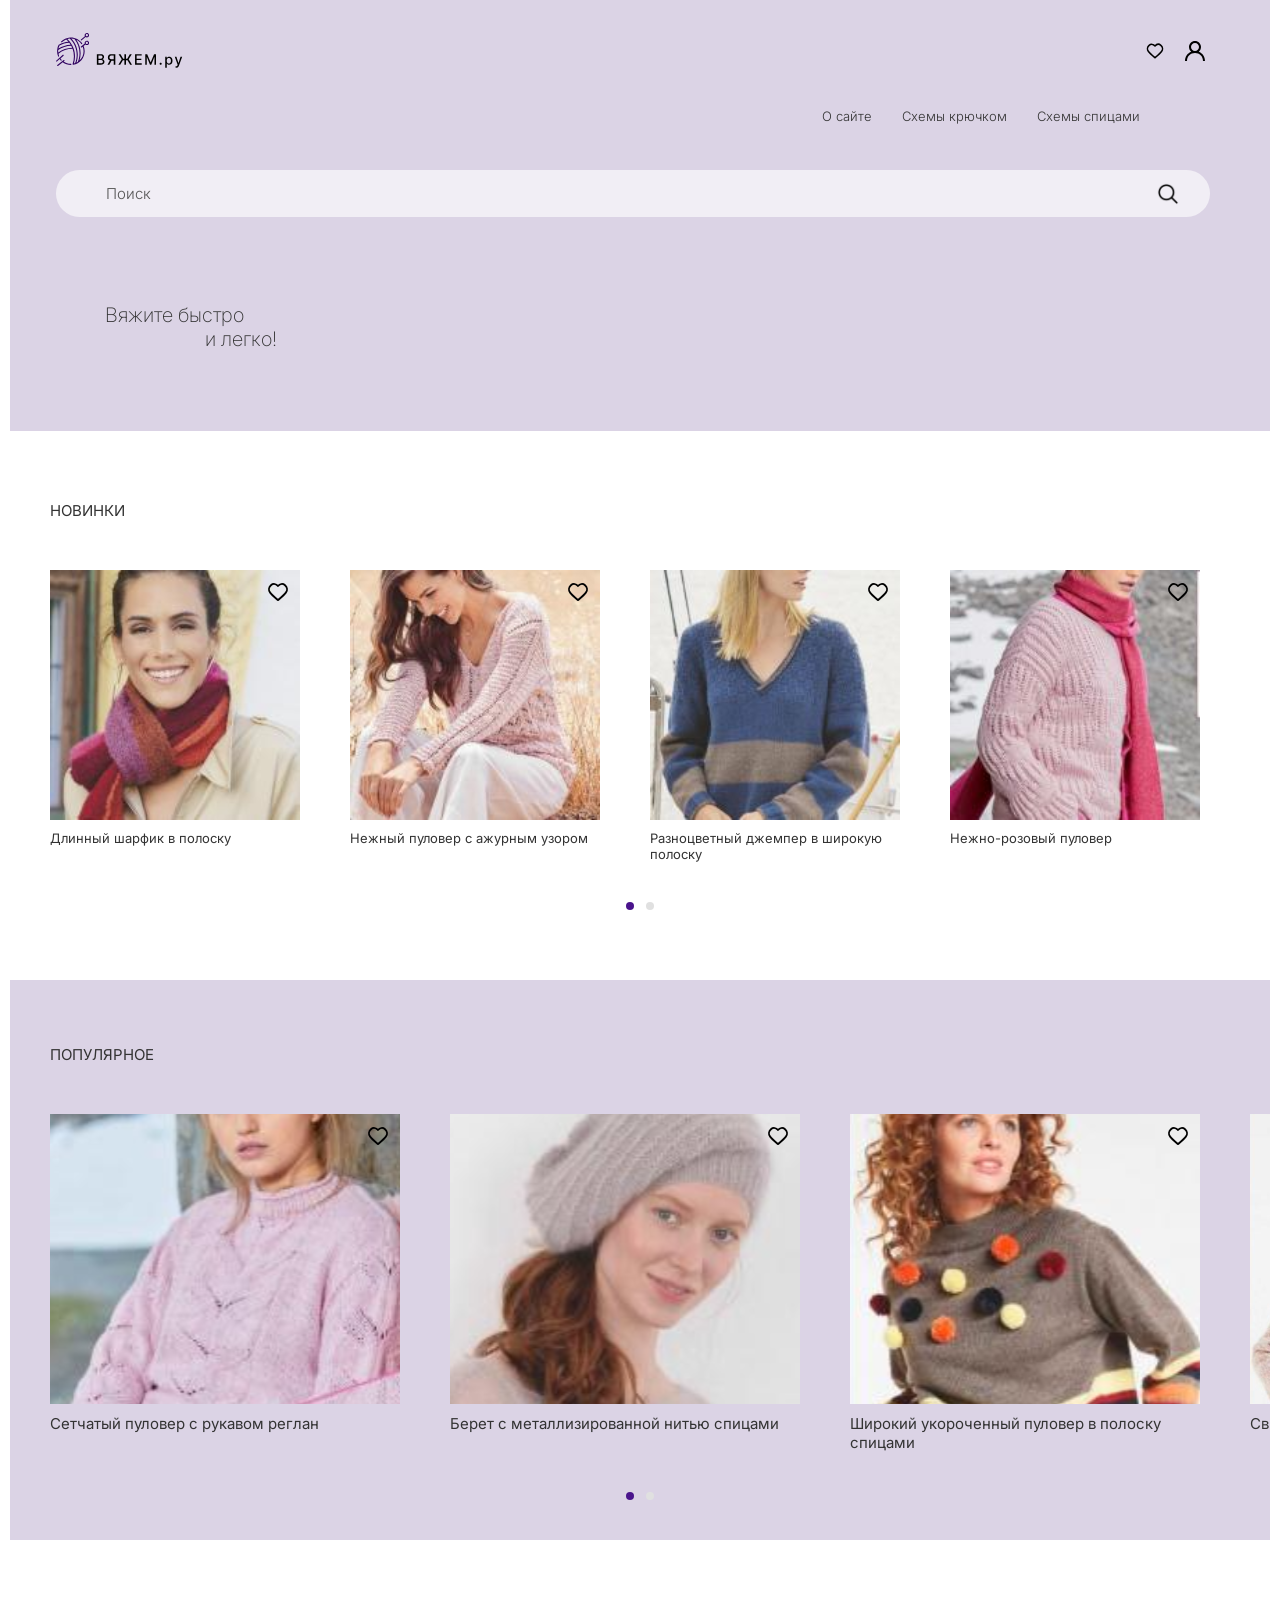
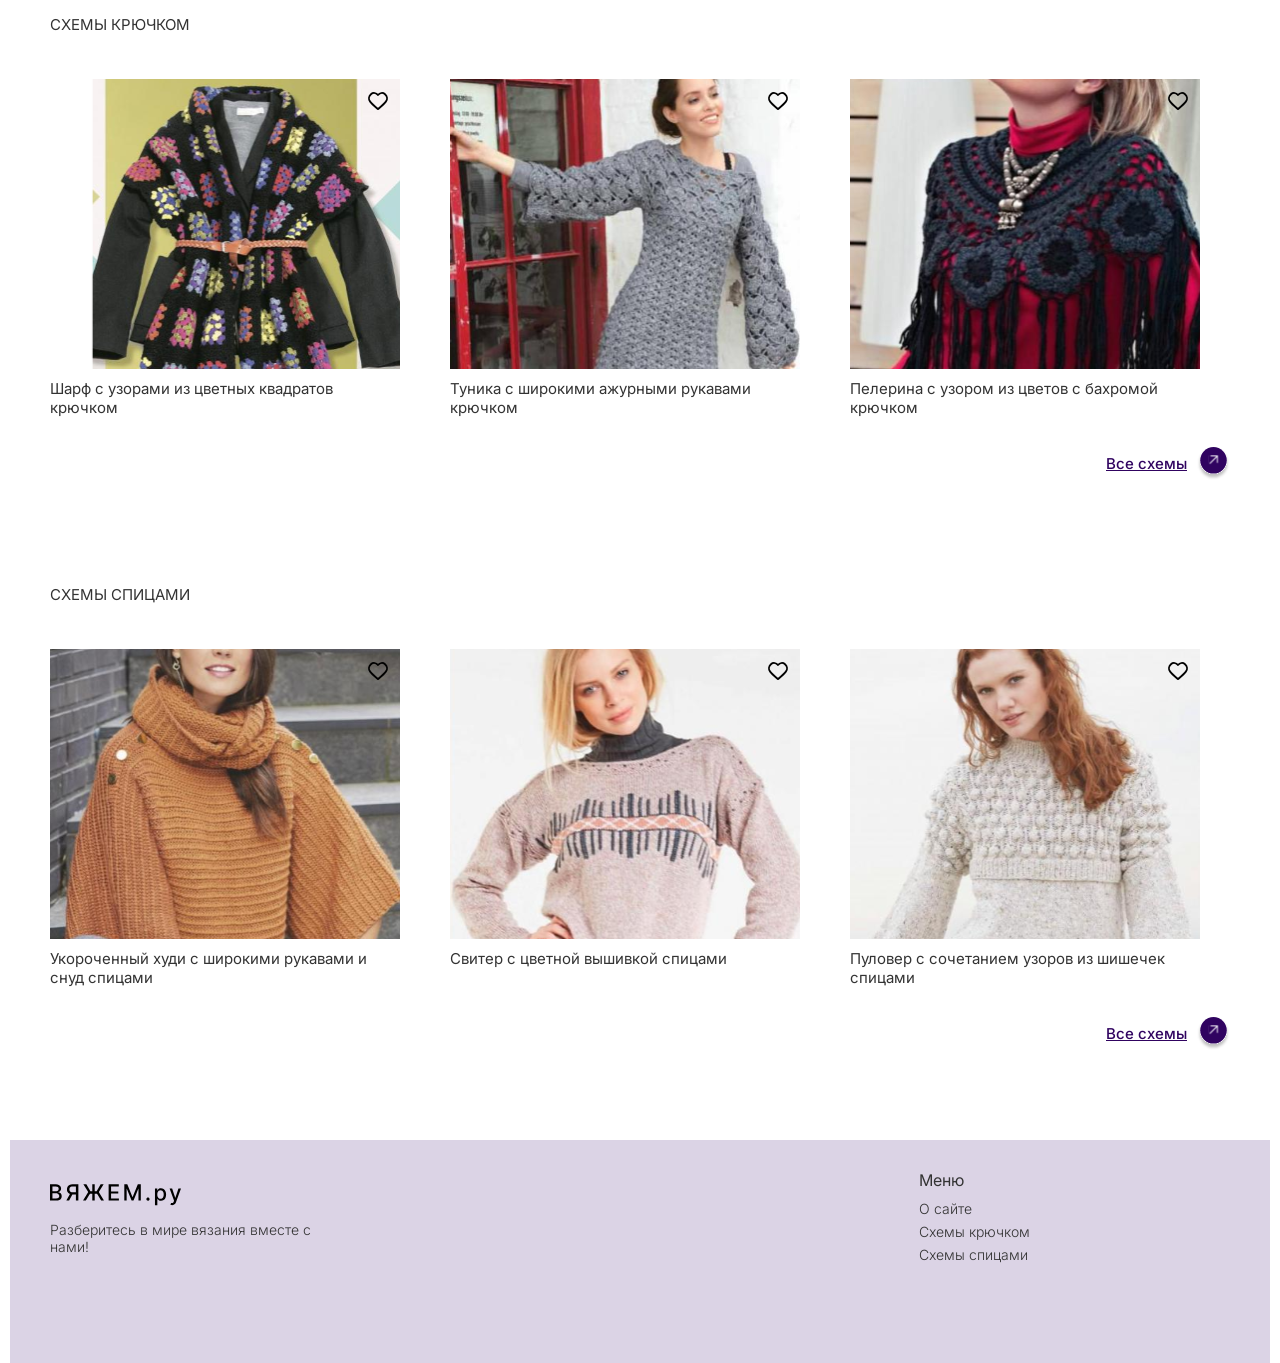
<file: index.html>
<!DOCTYPE html>
<html lang="en">
<head>
    <meta charset="UTF-8">
    <meta name="viewport" content="width=device-width, initial-scale=1.0">
    <title>Vyazhi.ru</title>
    <link href="https://fonts.googleapis.com/css2?family=Inter:wght@200;300;400&display=swap" rel="stylesheet">
    <link rel="stylesheet" href="style.css">
</head>

<body> 
    <header class="head-with-logo">
        <div class="headerTop">
            <a href="#" class="headerLogo">
                <img src="img/iconMain.svg" alt="Логотип">
            </a>
            <div class="headerIcons">
                <a href="favorites.html" class="headerIIcon">
                    <img src="img/favorites.svg" alt="Избранное">
                </a>
                <a href="profile.html" class="headerIIcon">
                    <img src="img/profile.svg" alt="Профиль">
                </a>
            </div>
        </div>

        <nav class="headerNav">
            <a href="about.html">О сайте</a>
            <a href="schemes-crochet.html">Схемы крючком</a>
            <a href="schemes-spoke.html">Схемы спицами</a>
        </nav>

        <div class="headerSearchRow">
            <div class="headerSearchBox">Поиск</div>
            <button class="headerSearchBtn" aria-label="Найти">
                <img src="img/search.svg" alt="Поиск">
            </button>
        </div>

    </header>
    <section class="hero-banner">
        <p class="hero-banner-text">Вяжите быстро
                    и легко!</p>
    </section>
    <h2 class="novinki">НОВИНКИ</h2>

    <section class="cards-section">

        <div class="cards-track">

            <a href="card.html" class="card">
                <div class="card-image-wrap">
                    <img src="img/photo1.svg" alt="photo1" class="card-image">
                    <img src="img/favorites.svg" alt="В избранное" class="card-heart">
                </div>
                <p class="card-text">Длинный шарфик в полоску</p>
            </a>

            <a href="card.html" class="card">
                <div class="card-image-wrap">
                    <img src="img/photo2.svg" alt="photo2" class="card-image">
                    <img src="img/favorites.svg" alt="В избранное" class="card-heart">
                </div>
                <p class="card-text">Нежный пуловер с ажурным узором</p>
            </a>

            <a href="card.html" class="card">
                <div class="card-image-wrap">
                    <img src="img/photo3.svg" alt="photo3" class="card-image">
                    <img src="img/favorites.svg" alt="В избранное" class="card-heart">
                </div>
                <p class="card-text">Разноцветный джемпер в широкую полоску</p>
            </a>

            <a href="card.html" class="card">
                <div class="card-image-wrap">
                    <img src="img/photo4.svg" alt="photo4" class="card-image">
                    <img src="img/favorites.svg" alt="В избранное" class="card-heart">
                </div>
                <p class="card-text">Нежно-розовый пуловер</p>
            </a>

            <a href="card.html" class="card">
                <div class="card-image-wrap">
                    <img src="img/photo5.svg" alt="photo5" class="card-image">
                    <img src="img/favorites.svg" alt="В избранное" class="card-heart">
                </div>
                <p class="card-text">Фиолетовое пончо и воротник-хомут спицами</p>
            </a>

        </div>

        <div class="dots">
            <a href="#card1" class="dot dot-active" aria-label="Страница 1"></a>
            <a href="#card5" class="dot" aria-label="Страница 2"></a>
        </div>

    </section>

    <section class="pop-section">
        <h2 class="pop-title">ПОПУЛЯРНОЕ</h2>
        <div class="pop-track">
            <a href="card.html" class="card">
                <div class="pop-image-wrap">
                    <img src="img/pop-photo1.svg" alt="pop-photo1" class="pop-image">
                    <img src="img/favorites.svg" alt="В избранное" class="pop-heart">
                </div>
                <p class="pop-text">Сетчатый пуловер с рукавом реглан</p>
            </a>
            <a href="card.html" class="card">
                <div class="pop-image-wrap">
                    <img src="img/pop-photo2.svg" alt="pop-photo2" class="pop-image">
                    <img src="img/favorites.svg" alt="В избранное" class="pop-heart">
                </div>
                <p class="pop-text">Берет с металлизированной нитью спицами</p>
            </a>
            <a href="card.html" class="card">
                <div class="pop-image-wrap">
                    <img src="img/pop-photo3.svg" alt="pop-photo3" class="pop-image">
                    <img src="img/favorites.svg" alt="В избранное" class="pop-heart">
                </div>
                <p class="pop-text">Широкий укороченный пуловер в полоску спицами</p>
            </a>
            <a href="card.html" class="card">
                <div class="pop-image-wrap">
                    <img src="img/pop-photo4.svg" alt="pop-photo4" class="pop-image">
                    <img src="img/favorites.svg" alt="В избранное" class="pop-heart">
                </div>
                <p class="pop-text">Свитер с цветной вышивкой спицами</p>
            </a>
    </div>

    <div class="pop-dots">
        <a href="#pop-card1" class="pop-dot pop-dot-active" aria-label="Страница 1"></a>
        <a href="#pop-card4" class="pop-dot" aria-label="Страница 2"></a>
    </div>
    </section>
    <section class="schemes-section">
        <h2 class="schemes-title">СХЕМЫ КРЮЧКОМ</h2>
        <div class="schemes-wrap">
            <div class="schemes-cards">

                <a href="card.html" class="scheme-card">
                    <div class="scheme-image-wrap">
                        <img src="img/sc-photo1.svg" alt="sc-photo1" class="scheme-image">
                        <img src="img/favorites.svg" alt="В избранное" class="scheme-heart">
                    </div>
                    <p class="scheme-text">Шарф с узорами из цветных квадратов крючком</p>
                </a>

                <a href="card.html" class="scheme-card">
                    <div class="scheme-image-wrap">
                        <img src="img/sc-photo2.svg" alt="sc-photo2" class="scheme-image">
                        <img src="img/favorites.svg" alt="В избранное" class="scheme-heart">
                    </div>
                    <p class="scheme-text">Туника с широкими ажурными рукавами крючком</p>
                </a>

                <a href="card.html" class="scheme-card">
                    <div class="scheme-image-wrap">
                        <img src="img/sc-photo3.svg" alt="sc-photo3" class="scheme-image">
                        <img src="img/favorites.svg" alt="В избранное" class="scheme-heart">
                    </div>
                    <p class="scheme-text">Пелерина с узором из цветов с бахромой крючком</p>
                </a>
                <a href="card.html" class="scheme-card scheme-card-hidden">
                    <div class="scheme-image-wrap">
                        <img src="img/sc-photo4.svg" alt="sc-photo4" class="scheme-image">
                        <img src="img/favorites.svg" alt="В избранное" class="scheme-heart">
                    </div>
                    <p class="scheme-text">Нежно-розовый пуловер</p>
                </a>

            </div>

            <a href="schemes-crochet.html" class="schemes-all">
                <span class="schemes-all-text">Все схемы</span>
                <img src="img/arrow.svg" alt="Стрелка" class="schemes-all-arrow">
            </a>
        </div>

    </section>

    <section class="schemes-section">

        <h2 class="schemes-title">СХЕМЫ СПИЦАМИ</h2>

        <div class="schemes-wrap">
            <div class="schemes-cards">

                <a href="card.html" class="scheme-card">
                    <div class="scheme-image-wrap">
                        <img src="img/spoke-img1.svg" alt="spoke-img1" class="scheme-image">
                        <img src="img/favorites.svg" alt="В избранное" class="scheme-heart">
                    </div>
                    <p class="scheme-text">Укороченный худи с широкими рукавами и снуд спицами</p>
                </a>

                <a href="card.html" class="scheme-card">
                    <div class="scheme-image-wrap">
                        <img src="img/spoke-img2.svg" alt="spoke-img2" class="scheme-image">
                        <img src="img/favorites.svg" alt="В избранное" class="scheme-heart">
                    </div>
                    <p class="scheme-text">Свитер с цветной вышивкой спицами</p>
                </a>

                <a href="card.html" class="scheme-card">
                    <div class="scheme-image-wrap">
                        <img src="img/spoke-img3.svg" alt="spoke-img3" class="scheme-image">
                        <img src="img/favorites.svg" alt="В избранное" class="scheme-heart">
                    </div>
                    <p class="scheme-text">Пуловер с сочетанием узоров из шишечек спицами</p>
                </a>
                <a href="card.html" class="scheme-card scheme-card-hidden">
                    <div class="scheme-image-wrap">
                        <img src="img/spoke-img4.svg" alt="spoke-img4" class="scheme-image">
                        <img src="img/favorites.svg" alt="В избранное" class="scheme-heart">
                    </div>
                    <p class="scheme-text">Нежный пуловер с ажурным узором</p>
                </a>

            </div>

            <a href="schemes-spoke.html" class="schemes-all">
                <span class="schemes-all-text">Все схемы</span>
                <img src="img/arrow.svg" alt="Стрелка" class="schemes-all-arrow">
            </a>
        </div>

    </section>

    <footer class="footer">
        <div class="footer-left">
            <img src="img/icon-footer.svg" alt="Иконка" class="footer-icon">
            <p class="footer-text">Разберитесь в мире вязания вместе с нами!</p>
        </div>

        <div class="footer-right">
            <p class="footer-menu-title">Меню</p>
            <nav class="footer-menu">
                <a href="about.html">О сайте</a>
                <a href="schemes-crochet.html">Схемы крючком</a>
                <a href="schemes-spoke.html">Схемы спицами</a>
            </nav>
        </div>
    </footer>
</body>
</html>
</file>
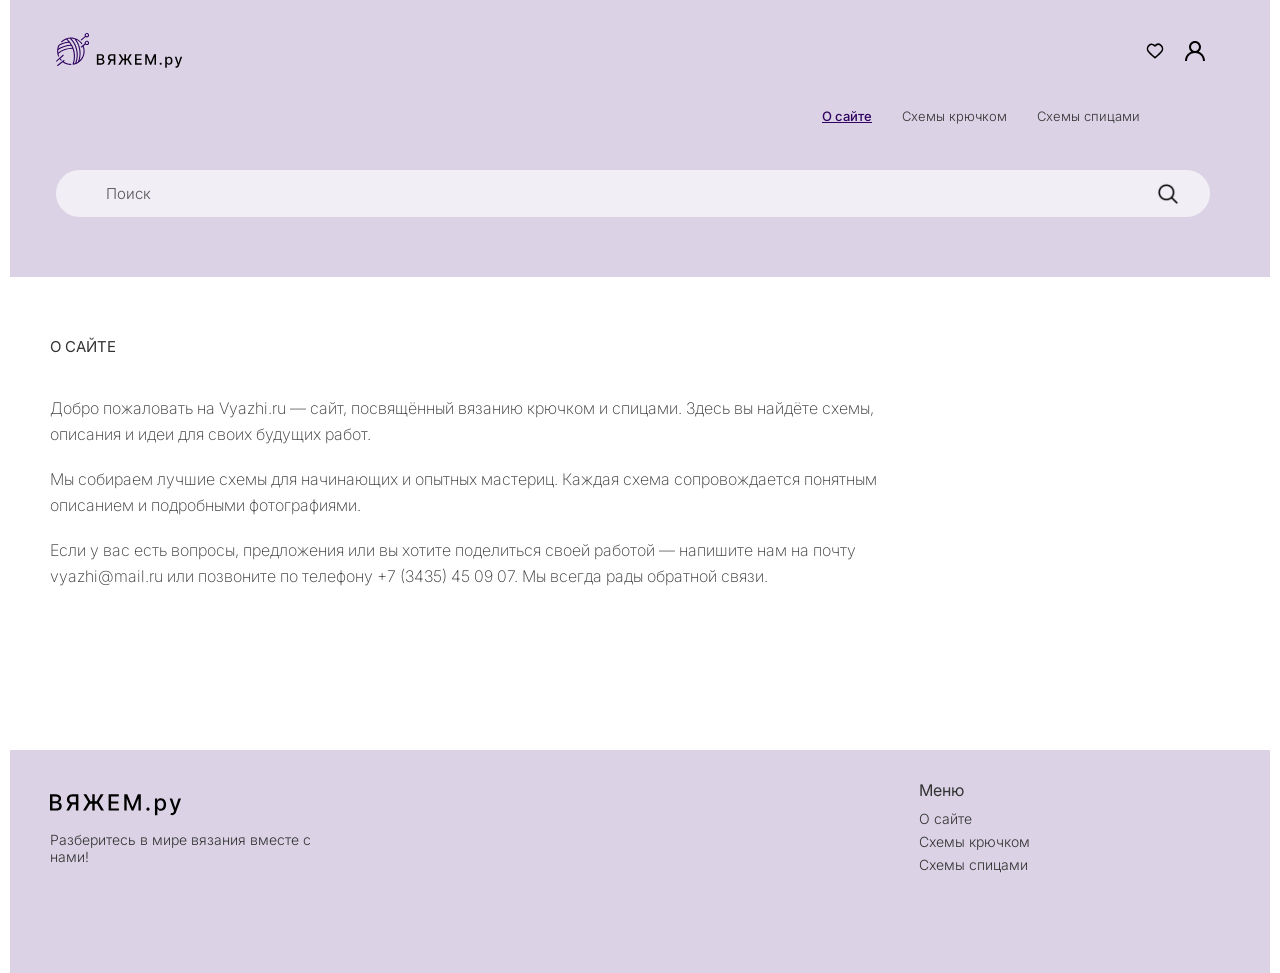
<file: about.html>
<!DOCTYPE html>
<html lang="ru">
<head>
    <meta charset="UTF-8">
    <meta name="viewport" content="width=device-width, initial-scale=1.0">
    <title>О сайте — Vyazhi.ru</title>
    <link href="https://fonts.googleapis.com/css2?family=Inter:wght@200;300;400;500&display=swap" rel="stylesheet">
    <link rel="stylesheet" href="style.css">
</head>

<body>
    <header class="head-with-logo">
        <div class="headerTop">
            <a href="index.html" class="headerLogo">
                <img src="img/iconMain.svg" alt="Логотип">
            </a>
            <div class="headerIcons">
                <a href="favorites.html" class="headerIIcon">
                    <img src="img/favorites.svg" alt="Избранное">
                </a>
                <a href="profile.html" class="headerIIcon">
                    <img src="img/profile.svg" alt="Профиль">
                </a>
            </div>
        </div>

        <nav class="headerNav">
            <a href="about.html" class="active">О сайте</a>
            <a href="schemes-crochet.html">Схемы крючком</a>
            <a href="schemes-spoke.html">Схемы спицами</a>
        </nav>

        <div class="headerSearchRow">
            <div class="headerSearchBox">Поиск</div>
            <button class="headerSearchBtn" aria-label="Найти">
                <img src="img/search.svg" alt="Поиск">
            </button>
        </div>
    </header>

    <h1 class="page-title">О САЙТЕ</h1>
    <section class="about-content">
        <p class="about-text">
            Добро пожаловать на Vyazhi.ru — сайт, посвящённый вязанию крючком и спицами.
            Здесь вы найдёте схемы, описания и идеи для своих будущих работ.
        </p>

        <p class="about-text">
            Мы собираем лучшие схемы для начинающих и опытных мастериц.
            Каждая схема сопровождается понятным описанием и подробными фотографиями.
        </p>

        <p class="about-text">
            Если у вас есть вопросы, предложения или вы хотите поделиться своей работой —
            напишите нам на почту vyazhi@mail.ru или позвоните по телефону +7 (3435) 45 09 07. Мы всегда рады обратной связи.
        </p>

    </section>

    <footer class="footer">
        <div class="footer-left">
            <img src="img/icon-footer.svg" alt="Иконка" class="footer-icon">
            <p class="footer-text">Разберитесь в мире вязания вместе с нами!</p>
        </div>
        <div class="footer-right">
            <p class="footer-menu-title">Меню</p>
            <nav class="footer-menu">
                <a href="about.html">О сайте</a>
                <a href="schemes-crochet.html">Схемы крючком</a>
                <a href="schemes-spoke.html">Схемы спицами</a>
            </nav>
        </div>
    </footer>

</body>
</html>
</file>
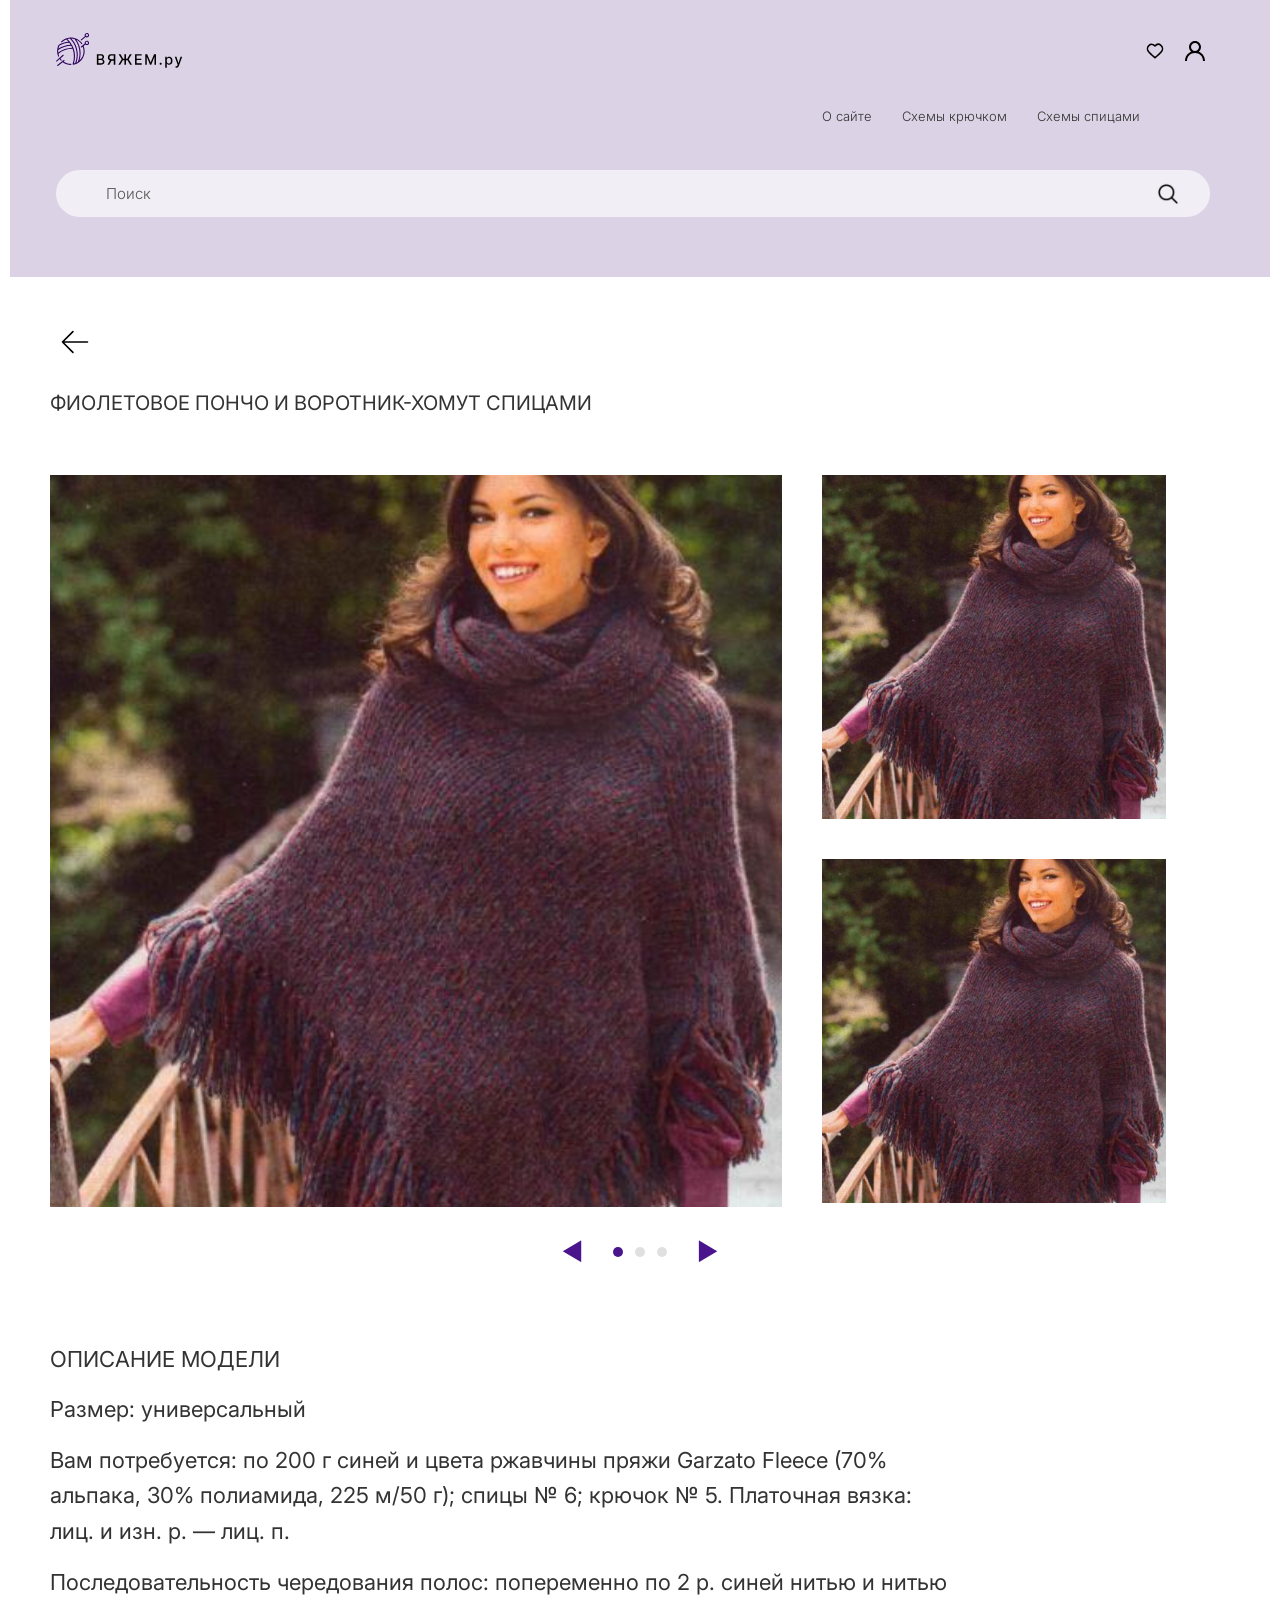
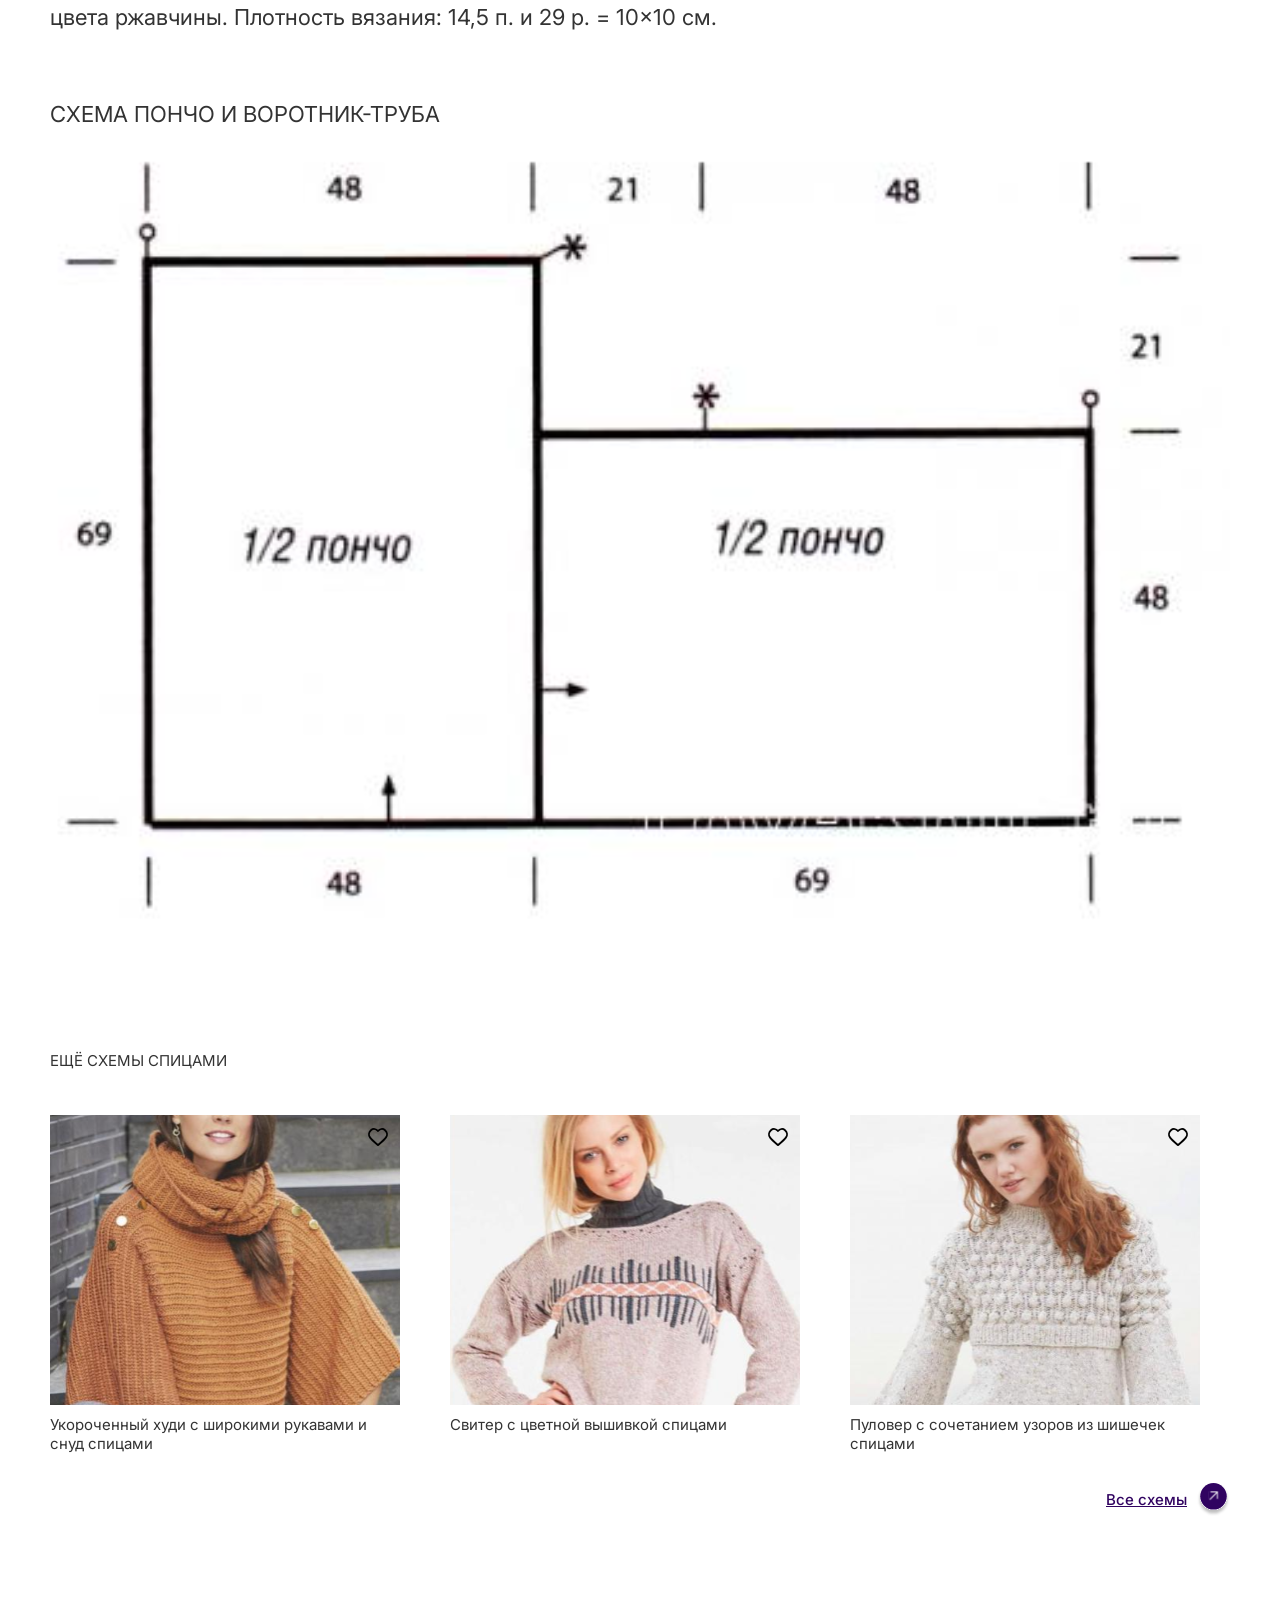
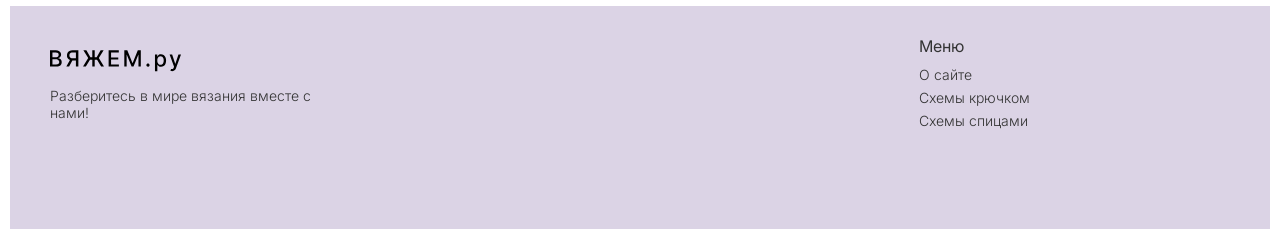
<file: card.html>
<!DOCTYPE html>
<html lang="ru">
<head>
    <meta charset="UTF-8">
    <meta name="viewport" content="width=device-width, initial-scale=1.0">
    <title>Карточка товара — Vyazhi.ru</title>
    <link href="https://fonts.googleapis.com/css2?family=Inter:wght@200;300;400;500&display=swap" rel="stylesheet">
    <link rel="stylesheet" href="style.css">
</head>
<body>
    <header class="head-with-logo">
        <div class="headerTop">
            <a href="index.html" class="headerLogo">
                <img src="img/iconMain.svg" alt="Логотип">
            </a>
            <div class="headerIcons">
                <a href="favorites.html" class="headerIIcon">
                    <img src="img/favorites.svg" alt="Избранное">
                </a>
                <a href="profile.html" class="headerIIcon">
                    <img src="img/profile.svg" alt="Профиль">
                </a>
            </div>
        </div>

        <nav class="headerNav">
            <a href="about.html">О сайте</a>
            <a href="schemes-crochet.html">Схемы крючком</a>
            <a href="schemes-spoke.html">Схемы спицами</a>
        </nav>

        <div class="headerSearchRow">
            <div class="headerSearchBox">Поиск</div>
            <button class="headerSearchBtn" aria-label="Найти">
                <img src="img/search.svg" alt="Поиск">
            </button>
        </div>
    </header>
    <section class="product">

        <a href="index.html" class="product-back">
            <img src="img/card-arrow.svg" alt="Назад">
        </a>

        <h1 class="product-title">ФИОЛЕТОВОЕ ПОНЧО И ВОРОТНИК-ХОМУТ СПИЦАМИ</h1>

        <div class="product-gallery">

            <div class="product-main">
                <img src="img/card1-main.svg" alt="Главное фото" class="product-main-img">
            </div>

            <div class="product-thumbs">
                <img src="img/card1-side1.svg" alt="Фото 2" class="product-thumb">
                <img src="img/card1-side2.svg" alt="Фото 3" class="product-thumb">
            </div>

        </div>

        <div class="product-controls">
            <span class="product-arrow">◀</span>
            <div class="product-dots">
                <span class="product-dot product-dot-active"></span>
                <span class="product-dot"></span>
                <span class="product-dot"></span>
            </div>
            <span class="product-arrow">▶</span>
        </div>

    </section>
    <section class="product-description">
        <h2 class="section-heading">ОПИСАНИЕ МОДЕЛИ</h2>

        <p class="product-text">Размер: универсальный</p>

        <p class="product-text">
            Вам потребуется: по 200 г синей и цвета ржавчины пряжи Garzato Fleece
            (70% альпака, 30% полиамида, 225 м/50 г); спицы № 6; крючок № 5.
            Платочная вязка: лиц. и изн. р. — лиц. п.
        </p>

        <p class="product-text">
            Последовательность чередования полос: попеременно по 2 р. синей нитью
            и нитью цвета ржавчины. Плотность вязания: 14,5 п. и 29 р. = 10×10 см.
        </p>
    </section>

    <section class="product-schema">
        <h2 class="section-heading">СХЕМА ПОНЧО И ВОРОТНИК-ТРУБА</h2>
        <img src="img/schema1.svg" alt="Схема" class="schema-image">
    </section>

    <section class="schemes-section">
        <h2 class="schemes-title">ЕЩЁ СХЕМЫ СПИЦАМИ</h2>

        <div class="schemes-wrap">
            <div class="schemes-cards">

                <a href="card.html" class="scheme-card">
                    <div class="scheme-image-wrap">
                        <img src="img/spoke-img1.svg" alt="spoke-img1" class="scheme-image">
                        <img src="img/favorites.svg" alt="В избранное" class="scheme-heart">
                    </div>
                    <p class="scheme-text">Укороченный худи с широкими рукавами и снуд спицами</p>
                </a>

                <a href="card.html" class="scheme-card">
                    <div class="scheme-image-wrap">
                        <img src="img/spoke-img2.svg" alt="spoke-img2" class="scheme-image">
                        <img src="img/favorites.svg" alt="В избранное" class="scheme-heart">
                    </div>
                    <p class="scheme-text">Свитер с цветной вышивкой спицами</p>
                </a>

                <a href="card.html" class="scheme-card">
                    <div class="scheme-image-wrap">
                        <img src="img/spoke-img3.svg" alt="spoke-img3" class="scheme-image">
                        <img src="img/favorites.svg" alt="В избранное" class="scheme-heart">
                    </div>
                    <p class="scheme-text">Пуловер с сочетанием узоров из шишечек спицами</p>
                </a>

            </div>

            <a href="schemes-spoke.html" class="schemes-all">
                <span class="schemes-all-text">Все схемы</span>
                <img src="img/arrow.svg" alt="Стрелка" class="schemes-all-arrow">
            </a>
        </div>
    </section>

    <footer class="footer">
        <div class="footer-left">
            <img src="img/icon-footer.svg" alt="Иконка" class="footer-icon">
            <p class="footer-text">Разберитесь в мире вязания вместе с нами!</p>
        </div>
        <div class="footer-right">
            <p class="footer-menu-title">Меню</p>
            <nav class="footer-menu">
                <a href="about.html">О сайте</a>
                <a href="schemes-crochet.html">Схемы крючком</a>
                <a href="schemes-spoke.html">Схемы спицами</a>
            </nav>
        </div>
    </footer>

</body>
</html>
</file>
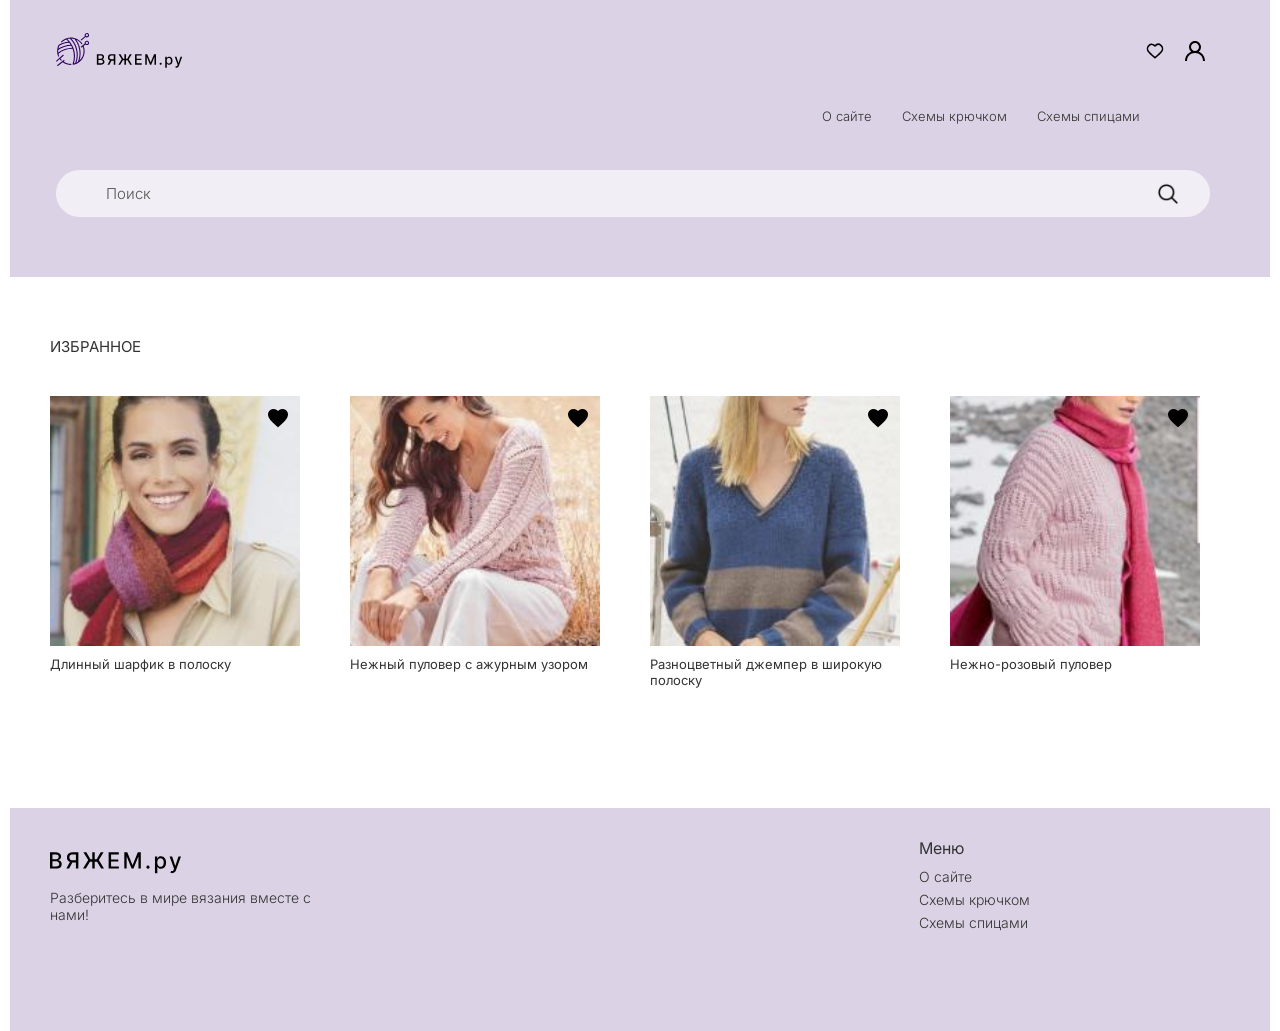
<file: favorites.html>
<!DOCTYPE html>
<html lang="ru">
<head>
    <meta charset="UTF-8">
    <meta name="viewport" content="width=device-width, initial-scale=1.0">
    <title>Избранное — Vyazhi.ru</title>

    <link href="https://fonts.googleapis.com/css2?family=Inter:wght@200;300;400;500&display=swap" rel="stylesheet">
    <link rel="stylesheet" href="style.css">
</head>
<body>
    <header class="head-with-logo">
        <div class="headerTop">
            <a href="index.html" class="headerLogo">
                <img src="img/iconMain.svg" alt="Логотип">
            </a>
            <div class="headerIcons">
                <a href="favorites.html" class="headerIIcon">
                    <img src="img/favorites.svg" alt="Избранное">
                </a>
                <a href="profile.html" class="headerIIcon">
                    <img src="img/profile.svg" alt="Профиль">
                </a>
            </div>
        </div>

        <nav class="headerNav">
            <a href="about.html">О сайте</a>
            <a href="schemes-crochet.html">Схемы крючком</a>
            <a href="schemes-spoke.html">Схемы спицами</a>
        </nav>

        <div class="headerSearchRow">
            <div class="headerSearchBox">Поиск</div>
            <button class="headerSearchBtn" aria-label="Найти">
                <img src="img/search.svg" alt="Поиск">
            </button>
        </div>
    </header>

    <h1 class="page-title">ИЗБРАННОЕ</h1>

    <section class="catalog">

        <a href="card.html" class="card">
            <div class="card-image-wrap">
                <img src="img/photo1.svg" alt="photo1" class="card-image">
                <img src="img/favorites-fill.svg" alt="В избранном" class="card-heart">
            </div>
            <p class="card-text">Длинный шарфик в полоску</p>
        </a>

        <a href="card.html" class="card">
            <div class="card-image-wrap">
                <img src="img/photo2.svg" alt="photo2" class="card-image">
                <img src="img/favorites-fill.svg" alt="В избранном" class="card-heart">
            </div>
            <p class="card-text">Нежный пуловер с ажурным узором</p>
        </a>

        <a href="card.html" class="card">
            <div class="card-image-wrap">
                <img src="img/photo3.svg" alt="photo3" class="card-image">
                <img src="img/favorites-fill.svg" alt="В избранном" class="card-heart">
            </div>
            <p class="card-text">Разноцветный джемпер в широкую полоску</p>
        </a>

        <a href="card.html" class="card">
            <div class="card-image-wrap">
                <img src="img/photo4.svg" alt="photo4" class="card-image">
                <img src="img/favorites-fill.svg" alt="В избранном" class="card-heart">
            </div>
            <p class="card-text">Нежно-розовый пуловер</p>
        </a>

    </section>

    <footer class="footer">
        <div class="footer-left">
            <img src="img/icon-footer.svg" alt="Иконка" class="footer-icon">
            <p class="footer-text">Разберитесь в мире вязания вместе с нами!</p>
        </div>
        <div class="footer-right">
            <p class="footer-menu-title">Меню</p>
            <nav class="footer-menu">
                <a href="about.html">О сайте</a>
                <a href="schemes-crochet.html">Схемы крючком</a>
                <a href="schemes-spoke.html">Схемы спицами</a>
            </nav>
        </div>
    </footer>

</body>
</html>
</file>
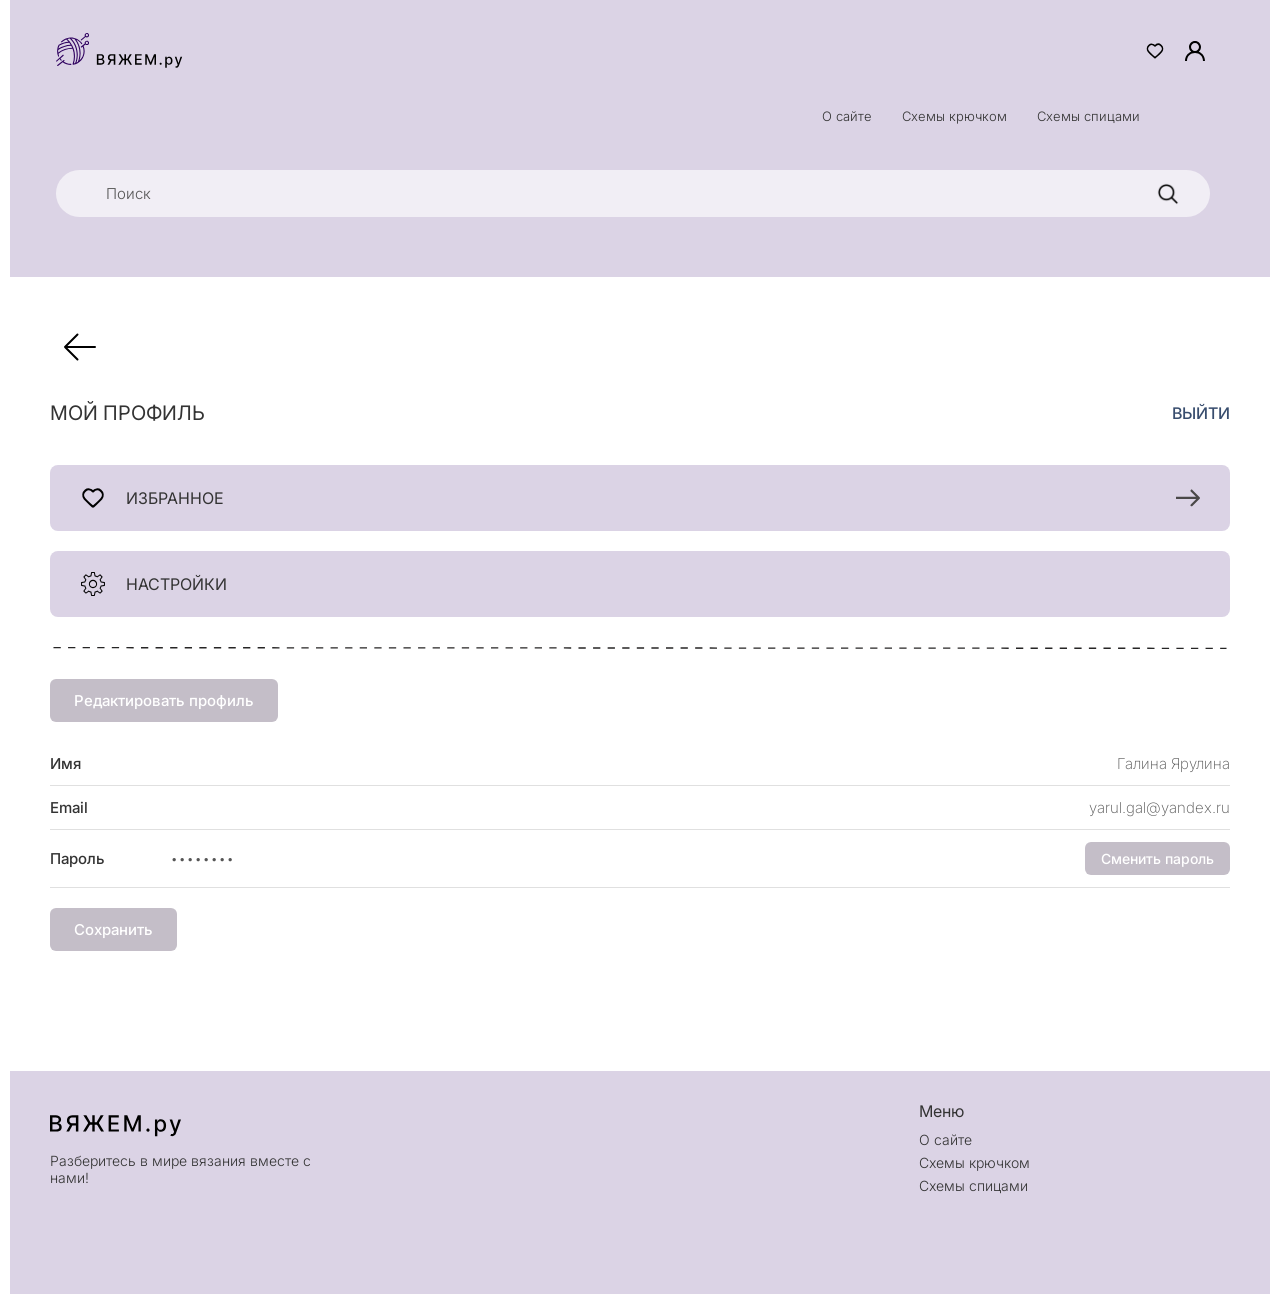
<file: profile.html>
<!DOCTYPE html>
<html lang="ru">
<head>
    <meta charset="UTF-8">
    <meta name="viewport" content="width=device-width, initial-scale=1.0">
    <title>Мой профиль — Vyazhi.ru</title>

    <link href="https://fonts.googleapis.com/css2?family=Inter:wght@200;300;400;500&display=swap" rel="stylesheet">
    <link rel="stylesheet" href="style.css">
</head>
<body>

    <header class="head-with-logo">
        <div class="headerTop">
            <a href="index.html" class="headerLogo">
                <img src="img/iconMain.svg" alt="Логотип">
            </a>
            <div class="headerIcons">
                <a href="favorites.html" class="headerIIcon">
                    <img src="img/favorites.svg" alt="Избранное">
                </a>
                <a href="profile.html" class="headerIIcon">
                    <img src="img/profile.svg" alt="Профиль">
                </a>
            </div>
        </div>

        <nav class="headerNav">
            <a href="about.html">О сайте</a>
            <a href="schemes-crochet.html">Схемы крючком</a>
            <a href="schemes-spoke.html">Схемы спицами</a>
        </nav>

        <div class="headerSearchRow">
            <div class="headerSearchBox">Поиск</div>
            <button class="headerSearchBtn" aria-label="Найти">
                <img src="img/search.svg" alt="Поиск">
            </button>
        </div>
    </header>

    <section class="profile">

        <div class="profile-top">
            <a href="index.html" class="profile-back">
                <img src="img/card-arrow.svg" alt="Назад">
            </a>
        </div>

        <div class="profile-heading">
            <h1 class="profile-title">МОЙ ПРОФИЛЬ</h1>
            <a href="#login" class="profile-logout">ВЫЙТИ</a>
        </div>

        <a href="favorites.html" class="profile-row">
            <img src="img/favorites.svg" alt="Избранное" class="profile-row-icon">
            <span class="profile-row-text">ИЗБРАННОЕ</span>
            <img src="img/arrow-right.svg" alt="Далее" class="profile-row-arrow">
        </a>

        <div class="profile-row profile-row-static">
            <img src="img/settings.svg" alt="Настройки" class="profile-row-icon">
            <span class="profile-row-text">НАСТРОЙКИ</span>
        </div>

        <img src="img/line.svg" alt="" class="profile-line">

        <button class="profile-button">Редактировать профиль</button>

        <div class="profile-field">
            <span class="profile-field-label">Имя</span>
            <span class="profile-field-value">Галина Ярулина</span>
        </div>

        <div class="profile-field">
            <span class="profile-field-label">Email</span>
            <span class="profile-field-value">yarul.gal@yandex.ru</span>
        </div>

        <div class="profile-field profile-field-password">
            <div class="profile-field-left">
                <span class="profile-field-label">Пароль</span>
                <span class="profile-field-value">••••••••</span>
            </div>
            <button class="profile-button profile-button-small">Сменить пароль</button>
        </div>

        <button class="profile-button profile-button-save">Сохранить</button>

    </section>

    <footer class="footer">
        <div class="footer-left">
            <img src="img/icon-footer.svg" alt="Иконка" class="footer-icon">
            <p class="footer-text">Разберитесь в мире вязания вместе с нами!</p>
        </div>
        <div class="footer-right">
            <p class="footer-menu-title">Меню</p>
            <nav class="footer-menu">
                <a href="about.html">О сайте</a>
                <a href="schemes-crochet.html">Схемы крючком</a>
                <a href="schemes-spoke.html">Схемы спицами</a>
            </nav>
        </div>
    </footer>

    <div id="login" class="modal">
        <div class="modal-overlay">
            <div class="modal-window">

                <a href="#" class="modal-close" aria-label="Закрыть">✕</a>

                <h2 class="modal-title">Войти на сайт</h2>

                <p class="modal-label">Email</p>
                <div class="modal-field"></div>

                <p class="modal-label">Пароль</p>
                <div class="modal-field"></div>

                <a href="#" class="modal-button">Вход</a>

                <div class="modal-links">
                    <a href="#register" class="modal-link">Регистрация</a>
                    <a href="#forgot" class="modal-link modal-link-right">Забыли пароль</a>
                </div>

            </div>
        </div>
    </div>

    <div id="register" class="modal">
        <div class="modal-overlay">
            <div class="modal-window">

                <a href="#" class="modal-close" aria-label="Закрыть">✕</a>

                <h2 class="modal-title">Регистрация на сайте</h2>

                <p class="modal-label">Имя</p>
                <div class="modal-field"></div>

                <p class="modal-label">Email</p>
                <div class="modal-field"></div>

                <p class="modal-label">Пароль</p>
                <div class="modal-field"></div>

                <div class="modal-links">
                    <a href="#" class="modal-button">Зарегистрироваться</a>
                    <a href="#login" class="modal-link">Войти на сайт</a>
                </div>

            </div>
        </div>
    </div>

    <div id="forgot" class="modal">
        <div class="modal-overlay">
            <div class="modal-window">

                <a href="#" class="modal-close" aria-label="Закрыть">✕</a>

                <h2 class="modal-title">Забыли пароль?</h2>

                <p class="modal-label">Email</p>
                <div class="modal-field"></div>

                <div class="modal-links">
                    <button class="modal-button">Отправить</button>
                    <a href="#login" class="modal-link">Войти на сайт</a>
                </div>

            </div>
        </div>
    </div>
</body>
</html>
</file>
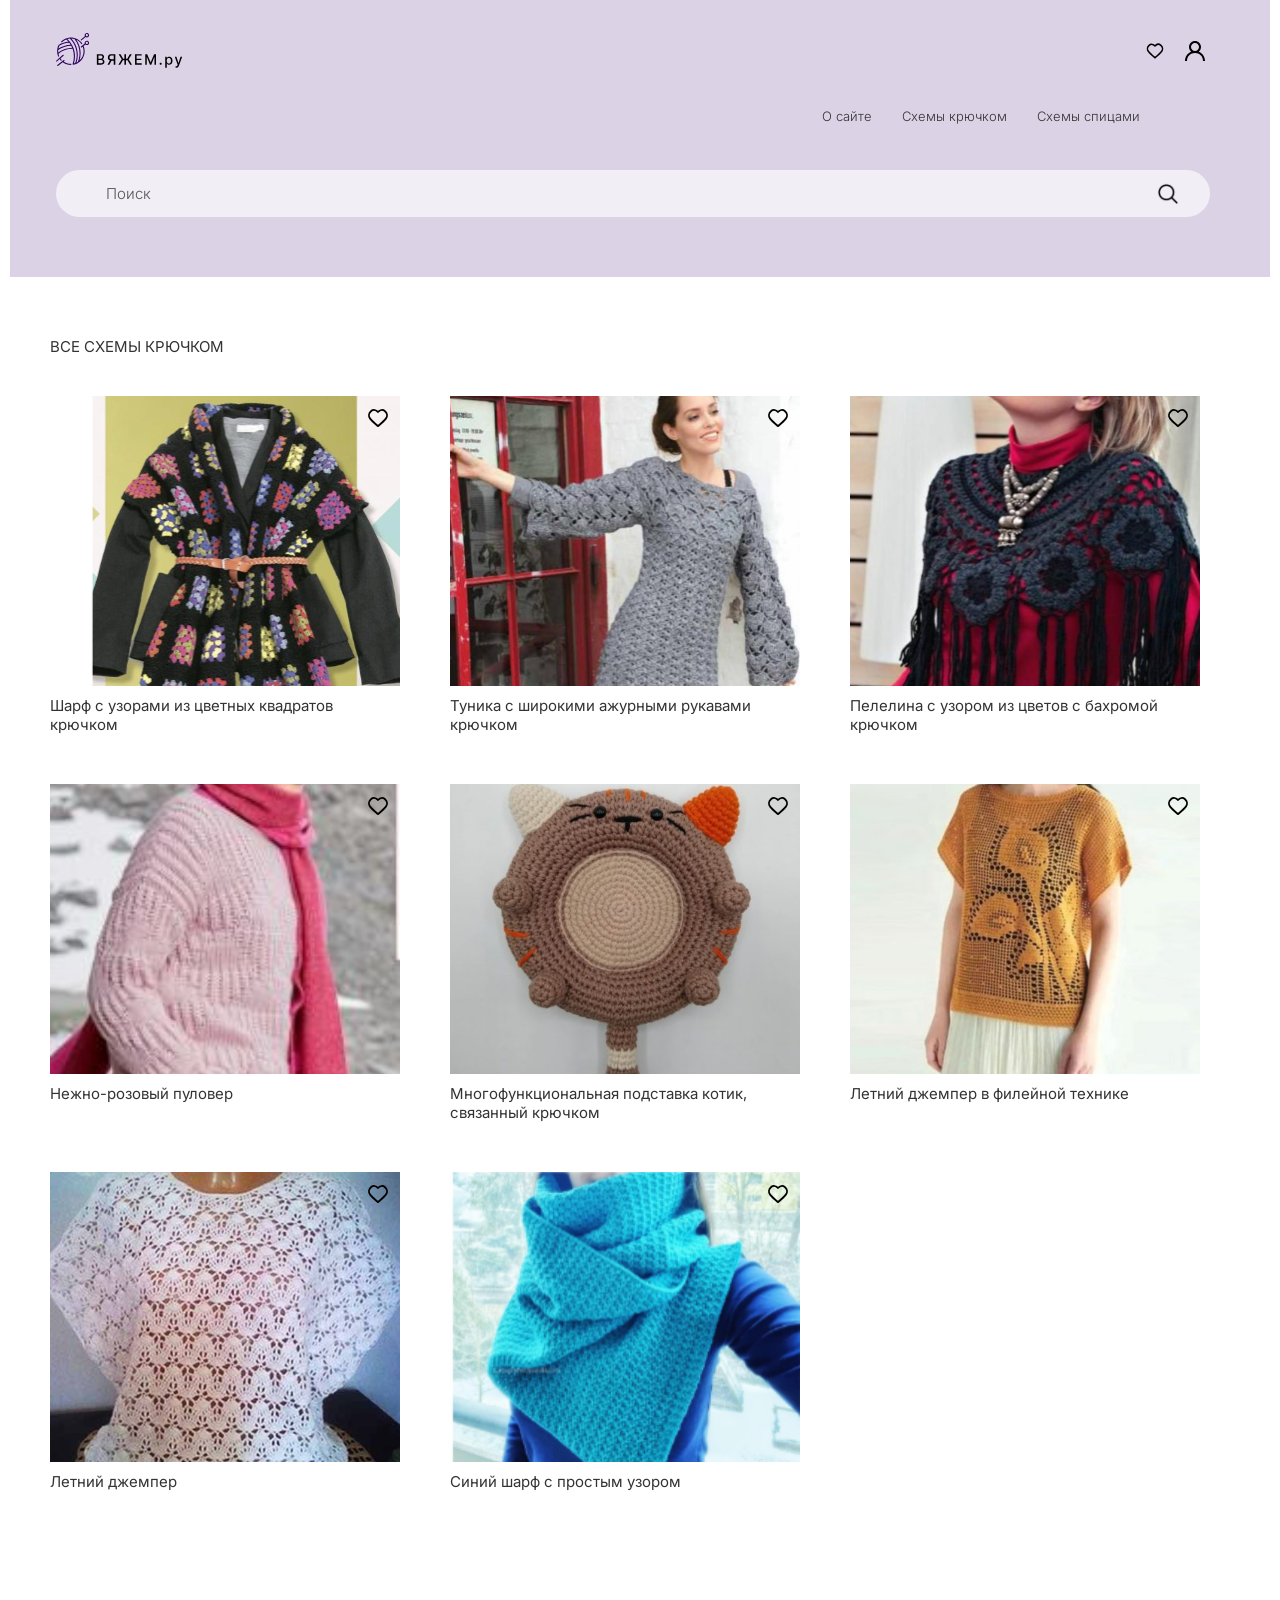
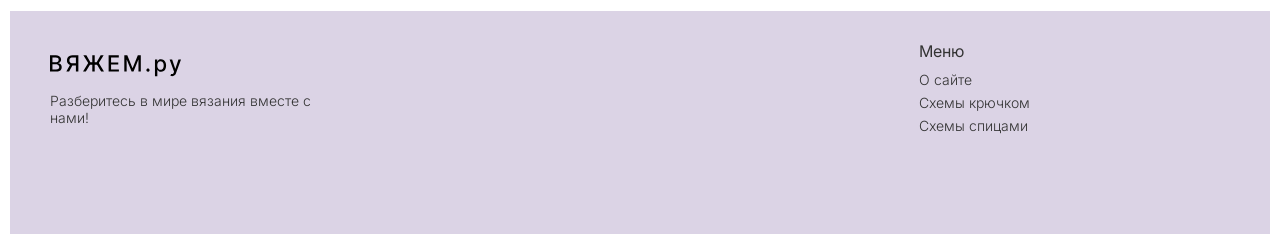
<file: schemes-crochet.html>
<!DOCTYPE html>
<html lang="ru">
<head>
    <meta charset="UTF-8">
    <meta name="viewport" content="width=device-width, initial-scale=1.0">
    <title>Все схемы крючком — Vyazhi.ru</title>
    <link href="https://fonts.googleapis.com/css2?family=Inter:wght@200;300;400;500&display=swap" rel="stylesheet">
    <link rel="stylesheet" href="style.css">
</head>
<body>

    <header class="head-with-logo">
        <div class="headerTop">
            <a href="index.html" class="headerLogo">
                <img src="img/iconMain.svg" alt="Логотип">
            </a>
            <div class="headerIcons">
                <a href="favorites.html" class="headerIIcon">
                    <img src="img/favorites.svg" alt="Избранное">
                </a>
                <a href="profile.html" class="headerIIcon">
                    <img src="img/profile.svg" alt="Профиль">
                </a>
            </div>
        </div>
        <nav class="headerNav">
            <a href="about.html">О сайте</a>
            <a href="schemes-crochet.html">Схемы крючком</a>
            <a href="schemes-spoke.html">Схемы спицами</a>
        </nav>

        <div class="headerSearchRow">
            <div class="headerSearchBox">Поиск</div>
            <button class="headerSearchBtn" aria-label="Найти">
                <img src="img/search.svg" alt="Поиск">
            </button>
        </div>
    </header>
    <h1 class="page-title">ВСЕ СХЕМЫ КРЮЧКОМ</h1>

    <section class="catalog">

        <a href="card.html" class="scheme-card">
            <div class="scheme-image-wrap">
                <img src="img/sc-photo1.svg" alt="sc-photo1" class="scheme-image">
                <img src="img/favorites.svg" alt="В избранное" class="scheme-heart">
            </div>
            <p class="scheme-text">Шарф с узорами из цветных квадратов крючком</p>
        </a>

        <a href="card.html" class="scheme-card">
            <div class="scheme-image-wrap">
                <img src="img/sc-photo2.svg" alt="sc-photo2" class="scheme-image">
                <img src="img/favorites.svg" alt="В избранное" class="scheme-heart">
            </div>
            <p class="scheme-text">Туника с широкими ажурными рукавами крючком</p>
        </a>

        <a href="card.html" class="scheme-card">
            <div class="scheme-image-wrap">
                <img src="img/sc-photo3.svg" alt="sc-photo3" class="scheme-image">
                <img src="img/favorites.svg" alt="В избранное" class="scheme-heart">
            </div>
            <p class="scheme-text">Пелелина с узором из цветов с бахромой крючком</p>
        </a>

        <a href="card.html" class="scheme-card">
            <div class="scheme-image-wrap">
                <img src="img/sc-photo4.svg" alt="sc-photo4" class="scheme-image">
                <img src="img/favorites.svg" alt="В избранное" class="scheme-heart">
            </div>
            <p class="scheme-text">Нежно-розовый пуловер</p>
        </a>

        <a href="card.html" class="scheme-card">
            <div class="scheme-image-wrap">
                <img src="img/sc-photo5.svg" alt="sc-photo5" class="scheme-image">
                <img src="img/favorites.svg" alt="В избранное" class="scheme-heart">
            </div>
            <p class="scheme-text">Многофункциональная подставка котик, связанный крючком</p>
        </a>

        <a href="card.html" class="scheme-card">
            <div class="scheme-image-wrap">
                <img src="img/sc-photo6.svg" alt="sc-photo6" class="scheme-image">
                <img src="img/favorites.svg" alt="В избранное" class="scheme-heart">
            </div>
            <p class="scheme-text">Летний джемпер в филейной технике</p>
        </a>

        <a href="card.html" class="scheme-card">
            <div class="scheme-image-wrap">
                <img src="img/sc-photo7.svg" alt="sc-photo7" class="scheme-image">
                <img src="img/favorites.svg" alt="В избранное" class="scheme-heart">
            </div>
            <p class="scheme-text">Летний джемпер</p>
        </a>

        <a href="card.html" class="scheme-card">
            <div class="scheme-image-wrap">
                <img src="img/sc-photo8.svg" alt="sc-photo8" class="scheme-image">
                <img src="img/favorites.svg" alt="В избранное" class="scheme-heart">
            </div>
            <p class="scheme-text">Синий шарф с простым узором</p>
        </a>

    </section>

    <footer class="footer">
        <div class="footer-left">
            <img src="img/icon-footer.svg" alt="Иконка" class="footer-icon">
            <p class="footer-text">Разберитесь в мире вязания вместе с нами!</p>
        </div>
        <div class="footer-right">
            <p class="footer-menu-title">Меню</p>
            <nav class="footer-menu">
                <a href="about.html">О сайте</a>
                <a href="schemes-crochet.html">Схемы крючком</a>
                <a href="schemes-spoke.html">Схемы спицами</a>
            </nav>
        </div>
    </footer>

</body>
</html>
</file>
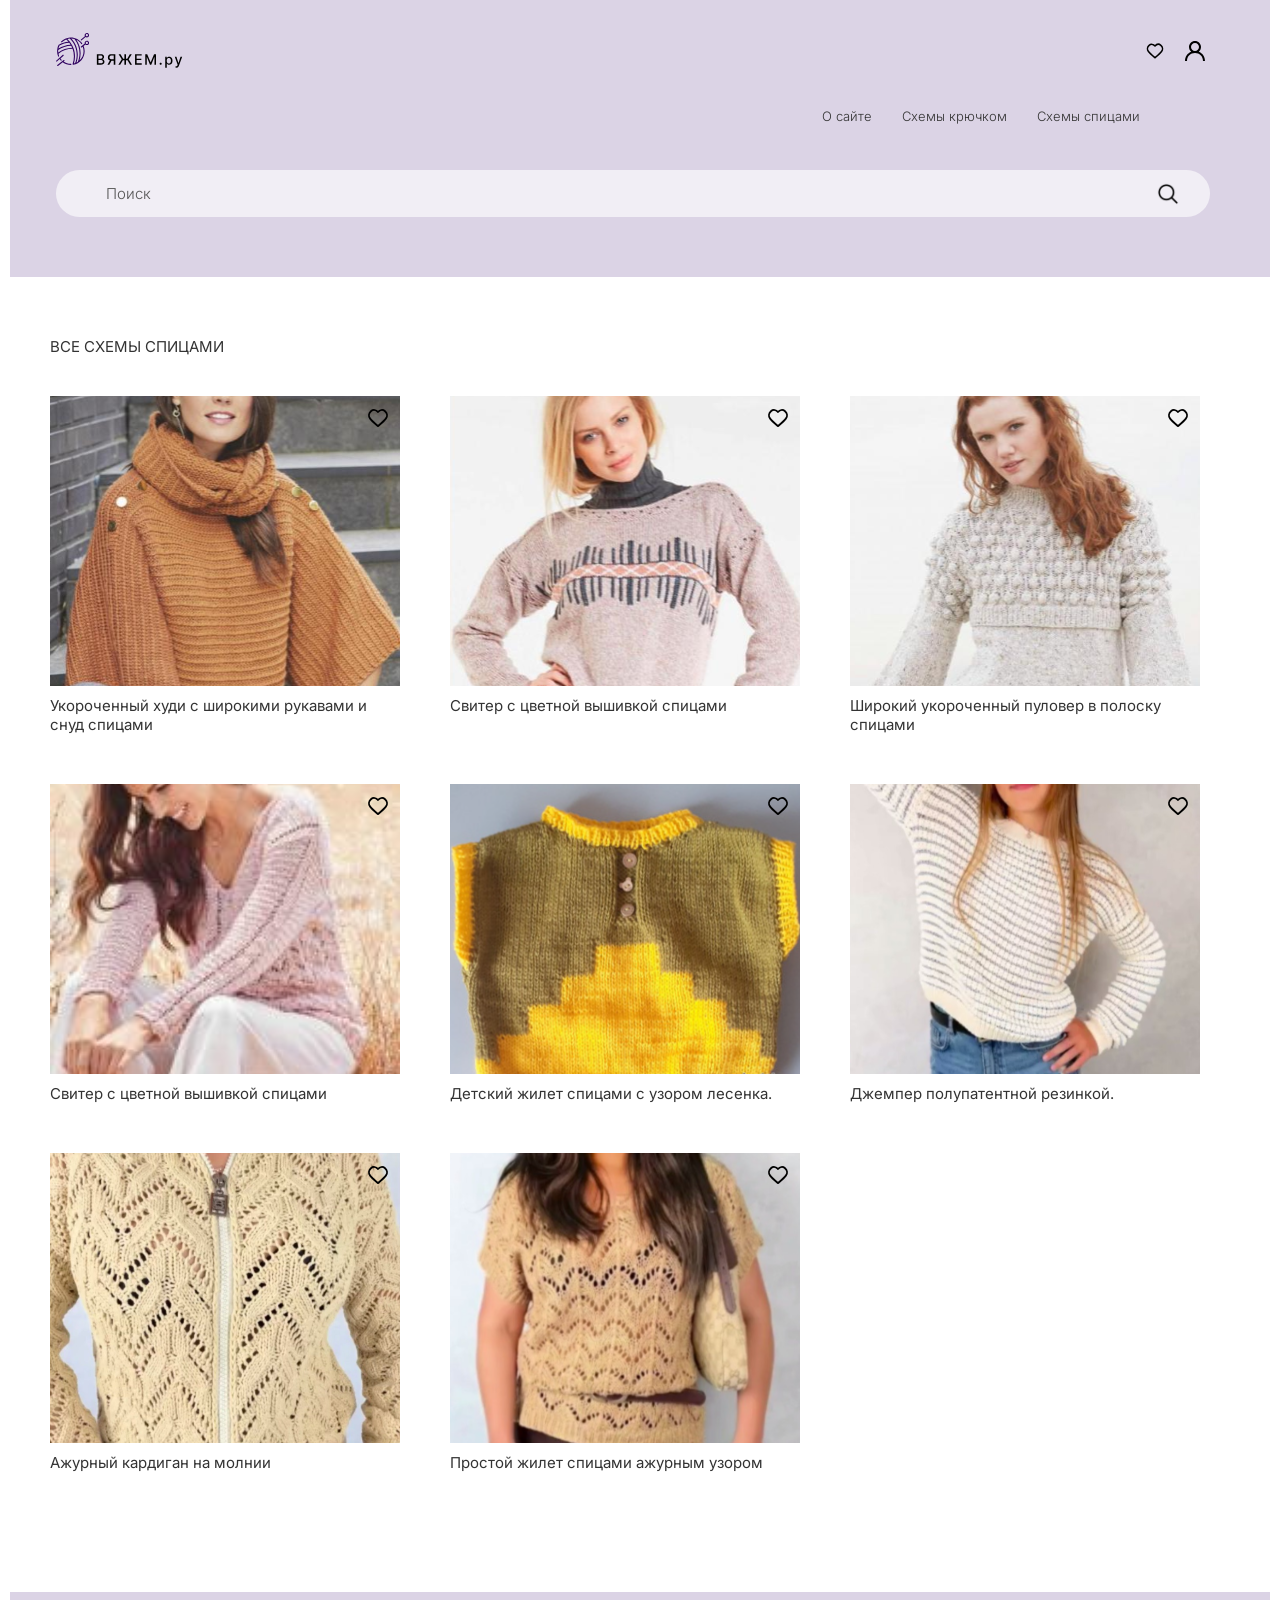
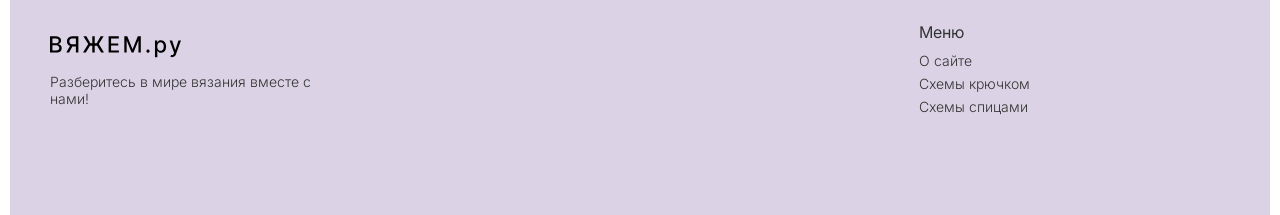
<file: schemes-spoke.html>
<!DOCTYPE html>
<html lang="ru">
<head>
    <meta charset="UTF-8">
    <meta name="viewport" content="width=device-width, initial-scale=1.0">
    <title>Все схемы спицами — Vyazhi.ru</title>
    <link href="https://fonts.googleapis.com/css2?family=Inter:wght@200;300;400;500&display=swap" rel="stylesheet">
    <link rel="stylesheet" href="style.css">
</head>
<body>
    <header class="head-with-logo">
        <div class="headerTop">
            <a href="index.html" class="headerLogo">
                <img src="img/iconMain.svg" alt="Логотип">
            </a>
            <div class="headerIcons">
                <a href="favorites.html" class="headerIIcon">
                    <img src="img/favorites.svg" alt="Избранное">
                </a>
                <a href="profile.html" class="headerIIcon">
                    <img src="img/profile.svg" alt="Профиль">
                </a>
            </div>
        </div>

        <nav class="headerNav">
            <a href="about.html">О сайте</a>
            <a href="schemes-crochet.html">Схемы крючком</a>
            <a href="schemes-spoke.html">Схемы спицами</a>
        </nav>

        <div class="headerSearchRow">
            <div class="headerSearchBox">Поиск</div>
            <button class="headerSearchBtn" aria-label="Найти">
                <img src="img/search.svg" alt="Поиск">
            </button>
        </div>
    </header>

    <h1 class="page-title">ВСЕ СХЕМЫ СПИЦАМИ</h1>
    <section class="catalog">
        <a href="card.html" class="scheme-card">
            <div class="scheme-image-wrap">
                <img src="img/spoke-img1.svg" alt="spoke-img1" class="scheme-image">
                <img src="img/favorites.svg" alt="В избранное" class="scheme-heart">
            </div>
            <p class="scheme-text">Укороченный худи с широкими рукавами и снуд спицами</p>
        </a>

        <a href="card.html" class="scheme-card">
            <div class="scheme-image-wrap">
                <img src="img/spoke-img2.svg" alt="spoke-img2" class="scheme-image">
                <img src="img/favorites.svg" alt="В избранное" class="scheme-heart">
            </div>
            <p class="scheme-text">Свитер с цветной вышивкой спицами</p>
        </a>

        <a href="card.html" class="scheme-card">
            <div class="scheme-image-wrap">
                <img src="img/spoke-img3.svg" alt="spoke-img3" class="scheme-image">
                <img src="img/favorites.svg" alt="В избранное" class="scheme-heart">
            </div>
            <p class="scheme-text">Широкий укороченный пуловер в полоску спицами</p>
        </a>

        <a href="card.html" class="scheme-card">
            <div class="scheme-image-wrap">
                <img src="img/spoke-img4.svg" alt="spoke-img4" class="scheme-image">
                <img src="img/favorites.svg" alt="В избранное" class="scheme-heart">
            </div>
            <p class="scheme-text">Свитер с цветной вышивкой спицами</p>
        </a>

        <a href="card.html" class="scheme-card">
            <div class="scheme-image-wrap">
                <img src="img/spoke-img5.svg" alt="spoke-img5" class="scheme-image">
                <img src="img/favorites.svg" alt="В избранное" class="scheme-heart">
            </div>
            <p class="scheme-text">Детский жилет спицами с узором лесенка.</p>
        </a>

        <a href="card.html" class="scheme-card">
            <div class="scheme-image-wrap">
                <img src="img/spoke-img6.svg" alt="spoke-img6" class="scheme-image">
                <img src="img/favorites.svg" alt="В избранное" class="scheme-heart">
            </div>
            <p class="scheme-text">Джемпер полупатентной резинкой. </p>
        </a>

        <a href="card.html" class="scheme-card">
            <div class="scheme-image-wrap">
                <img src="img/spoke-img7.svg" alt="spoke-img7" class="scheme-image">
                <img src="img/favorites.svg" alt="В избранное" class="scheme-heart">
            </div>
            <p class="scheme-text">Ажурный кардиган на молнии</p>
        </a>

        <a href="card.html" class="scheme-card">
            <div class="scheme-image-wrap">
                <img src="img/spoke-img8.svg" alt="spoke-img8" class="scheme-image">
                <img src="img/favorites.svg" alt="В избранное" class="scheme-heart">
            </div>
            <p class="scheme-text">Простой жилет спицами ажурным узором</p>
        </a>

    </section>

    <footer class="footer">
        <div class="footer-left">
            <img src="img/icon-footer.svg" alt="Иконка" class="footer-icon">
            <p class="footer-text">Разберитесь в мире вязания вместе с нами!</p>
        </div>
        <div class="footer-right">
            <p class="footer-menu-title">Меню</p>
            <nav class="footer-menu">
                <a href="about.html">О сайте</a>
                <a href="schemes-crochet.html">Схемы крючком</a>
                <a href="schemes-spoke.html">Схемы спицами</a>
            </nav>
        </div>
    </footer>

</body>
</html>
</file>
<file: style.css>
body {
    margin: 0 auto;
    padding: 0; 
    font-family: "Inter", sans-serif;
    font-weight: 300;
    max-width: 1260px;
    margin: 0px auto;
}

* {
  margin: 0;
  padding: 0;
  box-sizing: border-box;
}

.headerTop {
    display: flex;
    justify-content: space-between;
    align-items: center;
}

.head-with-logo {
  padding: 10px 20px 60px 20px;      
  background-color: #DBD3E5;
}

.headerLogo img {
  height: 35px;
  margin-left: 26px;    
  margin-top: 23px;                     
  display: block;
}

.headerIcons {
  display: flex;
  gap: 20px;   
  margin-right: 45px;   
  margin-top: 23px;                       
}

.headerIIcon img {
  width: 20px;
  height: 20px;
  display: block;
  transition: transform 0.2s;
}

.headerIIcon img:hover {
  transform: scale(1.1);            
}


.headerNav {
    display: flex;
    justify-content: flex-end; 
    gap: 30px;
    margin-top: 40px;
    padding-right: 110px;
}

.headerNav a {
    color: #333;
    text-decoration: none;
    font-size: 13px;
}

.headerNav a:hover {
    text-decoration: underline;
}

.headerSearchRow {
    display: flex;
    justify-content: space-between; 
    align-items: center;
    background-color: #ffffffa1;
    border-radius: 40px;
    padding: 6px 30px;
    margin-top: 46px;
    margin-left: 26px;  
    margin-right: 40px;
}

.headerSearchBox {
    background-color: transparent;
    border-radius: 40px;
    padding: 8px 20px;
    min-width: 180px;
    color: #555;
    font-size: 15px;
}

.headerSearchBtn {
    background: none;
    border: none;
    cursor: pointer;
    padding: 0;
}

.headerSearchBtn img {
    height: 24px;
    display: block;
}

.hero-banner {
    background-color: #DBD3E5;  
    padding: 1px 40px;
    padding-bottom: 80px;
    margin: 0;
}

.hero-banner-text {
    margin: 0;
    font-family: "Inter", sans-serif;
    font-weight: 200;
    font-size: 20px;
    color: #333;
    white-space: pre;
    padding-left: 55px;
    margin-top: 25px;
}

.novinki {
    margin: 70px 0 0 0;         
    padding: 0 40px;           
    font-family: "Inter", sans-serif;
    font-weight: 400;
    font-size: 15px;
    color: #333;
}


.cards-section {
    margin-top: 50px;             
    padding: 0 40px;
}


.cards-track {
    display: flex;
    gap: 50px;                       
    overflow-x: auto;               
    scroll-behavior: smooth;       
    padding-bottom: 20px;           
}

.cards-track::-webkit-scrollbar {
    height: 4px;
}
.cards-track::-webkit-scrollbar-thumb {
    background-color: #e0dfe2;
    border-radius: 1px;
}

.card {
    flex: 0 0 250px;             
    display: flex;
    flex-direction: column;
}

.card-image-wrap {
    position: relative;             
    width: 250px;
    height: 250px;
}

.card-image {
    width: 100%;
    height: 100%;
    object-fit: cover;           
    display: block;
    border-radius: 0;            
}

.card-heart {
    position: absolute;
    top: 10px;                      
    right: 10px;                     
    width: 24px;                     
    height: 24px;
    cursor: pointer;
}

.card-text {
    margin: 10px 0 0 0;               
    font-family: "Inter", sans-serif;
    font-weight: 400;
    font-size: 13px;
    color: #333;
    text-align: left;                
}

.dots {
    display: flex;
    justify-content: center;        
    gap: 12px;
    margin-top: 20px;
}

.dot {
    display: block;
    width: 8px;
    height: 8px;
    border-radius: 50%;
    background-color: #E0E0E0;      
    transition: background-color 0.3s;
}

.dot-active,
.dot:hover {
    background-color: #4A148C;       
}

.pop-section {
    background-color: #DBD3E5;
    margin-top: 70px;
    padding: 65px 0 40px 40px;
}

.pop-title {
    margin: 0 0 50px 0;
    padding-right: 40px;
    font-family: "Inter", sans-serif;
    font-weight: 400;
    font-size: 15px;
    color: #333;
    text-transform: uppercase;
}

.pop-track {
    display: flex;
    gap: 50px;
    overflow-x: auto;
    scroll-behavior: smooth;
    padding-bottom: 20px;
    padding-right: 40px; 
}

.pop-track::-webkit-scrollbar {
    height: 4px;
}
.pop-track::-webkit-scrollbar-thumb {
    background-color: #e0dfe2;
    border-radius: 1px;
}

.pop-card {
    flex: 0 0 350px;
    display: flex;
    flex-direction: column;
}

.pop-image-wrap {
    position: relative;
    width: 350px;
    height: 290px;
}

.pop-image {
    width: 100%;
    height: 100%;
    object-fit: cover;
    display: block;
    border-radius: 0;
}

.pop-heart {
    position: absolute;
    top: 10px;
    right: 10px;
    width: 24px;
    height: 24px;
    cursor: pointer;
}

.pop-text {
    margin: 10px 0 0 0;
    font-family: "Inter", sans-serif;
    font-weight: 400;
    font-size: 15px;
    color: #333;
    text-align: left;
}

.pop-dots {
    display: flex;
    justify-content: center;
    gap: 12px;
    margin-top: 20px;
    padding-right: 40px;
}

.pop-dot {
    display: block;
    width: 8px;
    height: 8px;
    border-radius: 50%;
    background-color: #E0E0E0;
    transition: background-color 0.3s;
}

.pop-dot-active,
.pop-dot:hover {
    background-color: #4A148C;
}

.schemes-section {
    background-color: #FFFFFF;  
    padding: 40px 40px 30px 40px;   
    margin-top: 35px;        
}

.schemes-wrap {
    display: inline-block;
}

.schemes-title {
    margin: 0 0 45px 0;
    font-family: "Inter", sans-serif;
    font-weight: 400;
    font-size: 15px;
    color: #333;
    text-transform: uppercase;
}

.schemes-cards {
    display: flex;
    gap: 50px;
    padding-bottom: 10px;
}

.scheme-card {
    flex: 0 0 350px;
    display: flex;
    flex-direction: column;
    text-decoration: none;
    color: inherit;     
}

.scheme-image-wrap {
    position: relative;
    width: 350px;
    height: 290px;
}

.scheme-image {
    width: 100%;
    height: 100%;
    object-fit: cover;
    display: block;
}

.scheme-heart {
    position: absolute;
    top: 10px;
    right: 10px;
    width: 24px;
    height: 24px;
    cursor: pointer;
}

.scheme-text {
    margin: 10px 0 0 0;
    font-family: "Inter", sans-serif;
    font-weight: 400;  
    font-size: 15px;
    color: #333;
    text-align: left;
}

.schemes-all {
    display: flex;
    align-items: center;
    gap: 10px;
    justify-content: flex-end;
    margin-top: 20px; 
    text-decoration: none;
}

.schemes-all-text {
    font-family: "Inter", sans-serif;
    font-weight: 500;
    font-size: 15px;
    color: #300360;
    text-decoration: underline;
}

.schemes-all-arrow {
    width: 33px;
    height: 33px;
    display: block;
}

.schemes-all:hover .schemes-all-text {
    color: #4A148C;
}
.scheme-card .scheme-image-wrap {
    position: relative;
    width: 350px;
    height: 290px;
}

.scheme-card-hidden {
    display: none;
}

a.card {
    text-decoration: none;
    color: inherit;
    flex: 0 0 250px;
    display: flex;
    flex-direction: column;
}
.catalog {
    display: flex;
    flex-wrap: wrap;
    gap: 50px;
    padding: 0 40px 60px 40px;
    justify-content: flex-start;
}

.footer {
    background-color: #DBD3E5;
    padding: 30px 40px;
    padding-bottom: 100px;
    display: flex;
    justify-content: space-between;
    align-items: flex-start; 
    margin-top: 60px; 
}

.footer-left {
    display: flex;
    flex-direction: column;
    gap: 1px;
}

.footer-icon {
    width: 132px; 
    height: 50px;
    display: block;
}

.footer-text {
    margin: 0;
    font-family: "Inter", sans-serif;
    font-weight: 300;
    font-size: 14px;
    color: #333;
    width: 291px;
    height: 38px;
}

.footer-right {
    margin-right: 200px;
    display: flex;
    flex-direction: column;
    align-items: flex-start;   
}

.footer-menu-title {
    margin: 0 0 10px 0;  
    font-family: "Inter", sans-serif;
    font-weight: 400;  
    font-size: 16px;
    color: #333;
}

.footer-menu {
    display: flex;
    flex-direction: column;
    gap: 6px; 
}

.footer-menu a {
    font-family: "Inter", sans-serif;
    font-weight: 300;
    font-size: 14px;
    color: #333;
    text-decoration: none;
}

.footer-menu a:hover {
    text-decoration: underline;
}

.page-title {
    margin: 60px 40px 40px 40px;
    font-family: "Inter", sans-serif;
    font-weight: 400;
    font-size: 15px;
    color: #333;
    text-transform: uppercase;
}

.catalog {
    display: flex;
    flex-wrap: wrap; 
    gap: 50px; 
    padding: 0 40px 60px 40px;   
    justify-content: flex-start; 
}

.catalog .scheme-card {
    flex: 0 0 350px;
    display: flex;
    flex-direction: column;
}

.about-content {
    padding: 0 20px 80px 40px; 
    max-width: 900px;
}

.about-text {
    margin: 0 0 20px 0; 
    font-family: "Inter", sans-serif;
    font-weight: 200; 
    font-size: 16px;
    line-height: 1.6;
    color: #333;
    text-align: left;
}

.headerNav a.active {
    font-weight: 500;
    color: #300360;
    text-decoration: underline;
}

.product {
    padding: 40px;
}

.product-back {
    display: inline-block;
    margin-bottom: 20px;
}

.product-back img {
    width: 50px;
    height: 50px;
    display: block;
}

.product-title {
    margin: 0 0 60px 0;
    font-family: "Inter", sans-serif;
    font-weight: 400;
    font-size: 20px;
    color: #333;
    text-transform: uppercase;
}

.product-gallery {
    display: flex;
    gap: 40px;
    align-items: flex-start;
}

.product-main {
    width: 732px;
    max-width: 100%;
    height: auto;
    flex-shrink: 0;
}

.product-main-img {
    width: 100%;
    height: auto;
    object-fit: cover;
    display: block;
}

.product-thumbs {
    display: flex;
    flex-direction: column;
    gap: 40px;
}

.product-thumb {
    width: 344px;
    height: 344px;
    object-fit: cover;
    display: block;
}

.product-controls {
    display: flex;
    align-items: center;
    justify-content: center;
    gap: 30px;
    margin-top: 30px;
}

.product-arrow {
    font-size: 24px;
    color: #4A148C;
    user-select: none;
}

.product-dots {
    display: flex;
    gap: 12px;
}

.product-dot {
    width: 10px;
    height: 10px;
    border-radius: 50%;
    background-color: #E0E0E0;
}

.product-dot-active {
    background-color: #4A148C;
}

.product-description {
    padding: 40px;
}

.product-schema {
    padding: 10px 40px 40px 40px;  
}

.section-heading {
    margin: 0 0 20px 0;
    font-family: "Inter", sans-serif;
    font-weight: 400;
    font-size: 22px;
    color: #333;
    text-transform: uppercase;
}

.product-text {
    margin: 0 0 16px 0;
    font-family: "Inter", sans-serif;
    font-weight: 400;
    font-size: 22px;
    line-height: 1.6;
    color: #333;
    max-width: 900px;
}

.schema-image {
    width: 1225px;
    max-width: 100%;
    height: auto;
    display: block;
}

.profile {
    padding: 40px;
}

.profile-back {
    display: inline-block;
    margin-bottom: 20px;
}

.profile-back img {
    width: 60px;
    height: 60px;
    display: block;
}

.profile-heading {
    display: flex;
    justify-content: space-between;
    align-items: center;
    margin-bottom: 40px;
}

.profile-title {
    margin: 0;
    font-family: "Inter", sans-serif;
    font-weight: 400;
    font-size: 20px;
    color: #333;
    text-transform: uppercase;
}

.profile-logout {
    font-family: "Inter", sans-serif;
    font-weight: 500;
    font-size: 16px;
    color: #384D6E;
    text-decoration: none;
    text-transform: uppercase;
}

.profile-logout:hover {
    text-decoration: underline;
}

.profile-row {
    display: flex;
    align-items: center;
    gap: 20px;
    background-color: #DBD3E5;
    padding: 20px 30px;
    margin-bottom: 20px;
    text-decoration: none;
    color: #333;
    border-radius: 8px;
}

.profile-row-static {
    cursor: default;
}

.profile-row-icon {
    width: 26px;
    height: 26px;
    display: block;
}

.profile-row-text {
    font-family: "Inter", sans-serif;
    font-weight: 400;
    font-size: 16px;
    color: #333;
}

.profile-row-arrow {
    margin-left: auto;   
    width: 24px;
    height: 24px;
    display: block;
}

.profile-line {
    width: 100%;
    display: block;
    margin: 30px 0;
}

.profile-button {
    background-color: #C4BEC8;
    color: #FFFFFF;
    border: none;
    padding: 12px 24px;
    font-family: "Inter", sans-serif;
    font-weight: 500;
    font-size: 15px;
    border-radius: 6px;
    cursor: pointer;
    margin-bottom: 20px;
}

.profile-button:hover {
    background-color: #b0a9b6;
}

.profile-button-small {
    padding: 8px 16px;
    font-size: 14px;
    margin-bottom: 0;
}

.profile-button-save {
    margin-top: 20px;
}

.profile-field {
    display: flex;
    justify-content: space-between;
    align-items: center;
    padding: 12px 0;
    border-bottom: 1px solid #E0E0E0;
    font-family: "Inter", sans-serif;
    font-size: 15px;
    color: #333;
}

.profile-field-password {
    align-items: center;
}

.profile-field-left {
    display: flex;
    gap: 20px;
    align-items: center;
}

.profile-field-label {
    font-weight: 500;
    min-width: 100px;
}

.profile-field-value {
    font-weight: 200;
    color: #555;
}

.modal {
    display: none;
}

.modal:target {
    display: flex;
}

.modal-overlay {
    position: fixed;
    top: 0;
    left: 0;
    width: 100%;
    height: 100%;
    background-color: rgba(30, 27, 27, 0.34);
    display: flex;
    justify-content: center;
    align-items: center;
    z-index: 1000;
}

.modal-window {
    position: relative;
    background-color: #FFFFFF;
    padding: 40px 50px;
    width: 500px;
    max-width: 90%;
    border-radius: 8px;
    box-shadow: 0 10px 40px rgba(0, 0, 0, 0.15);
    font-family: "Inter", sans-serif;
}

.modal-close {
    position: absolute;
    top: 15px;
    right: 20px;
    font-size: 24px;
    color: #333;
    text-decoration: none;
    line-height: 1;
}

.modal-close:hover {
    color: #000;
}

.modal-title {
    margin: 0 0 30px 0;
    font-size: 22px;
    font-weight: 400;
    color: #333;
    text-align: center;
}

.modal-label {
    margin: 0 0 8px 0;
    font-size: 15px;
    font-weight: 400;
    color: #333;
}

.modal-field {
    width: 100%;
    height: 32px;
    background-color: #D9D9D9;
    border-radius: 4px;
    margin-bottom: 24px;
}

.modal-button {
    background-color: #DAD3E3;
    color: #333;
    border: none;
    padding: 10px 24px;
    font-family: "Inter", sans-serif;
    font-weight: 400;
    font-size: 15px;
    border-radius: 4px;
    cursor: pointer;
    margin-top: 10px;
    text-decoration: none; 
    display: inline-block; 
}

.modal-button:hover {
    background-color: #c9c0d4;
}

.modal-links {
    display: flex;
    justify-content: space-between;
    align-items: center;
    margin-top: 20px;
}
a.modal-button {
    display: inline-block;
    text-decoration: none;
}
.modal-link {
    font-size: 15px;
    color: #384D6E;
    text-decoration: none;
}

.modal-link:hover {
    text-decoration: underline;
}

.modal-link-right {
    margin-left: auto;
    color: #886581; 
}
</file>
